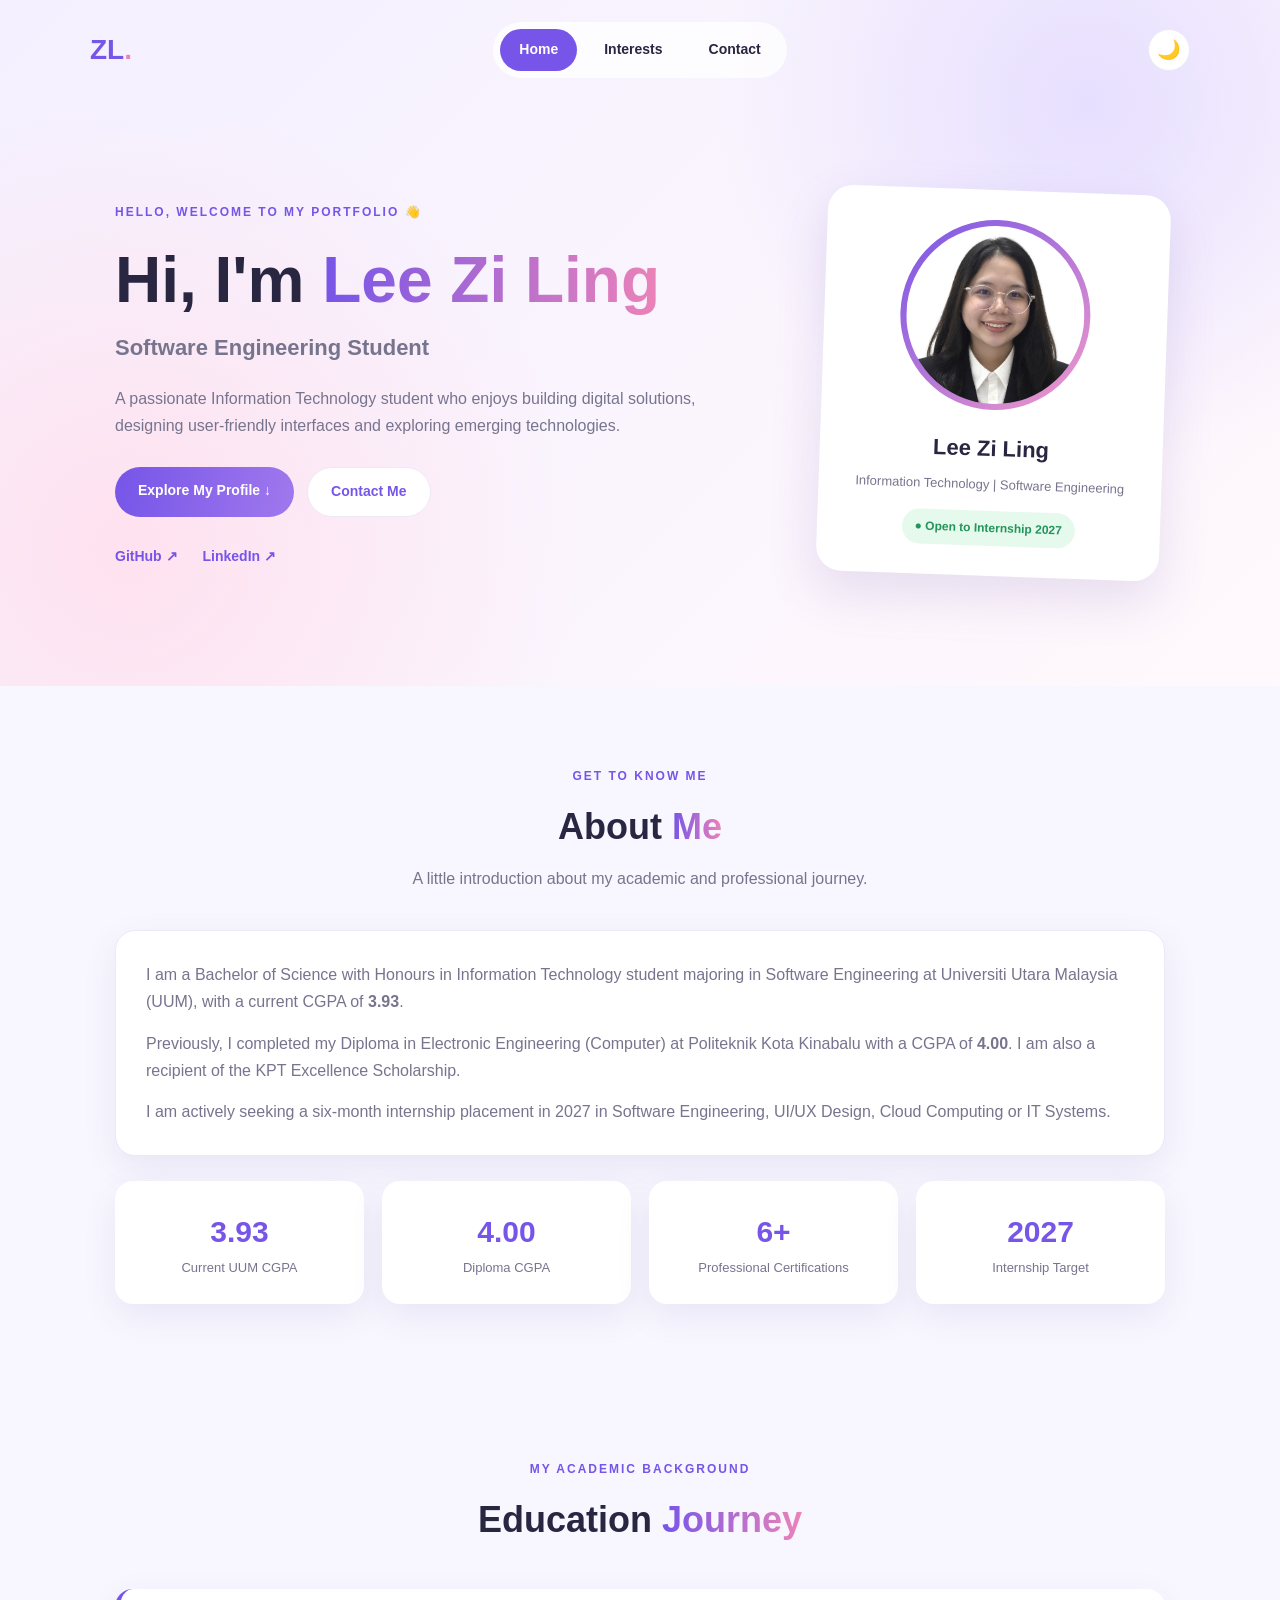
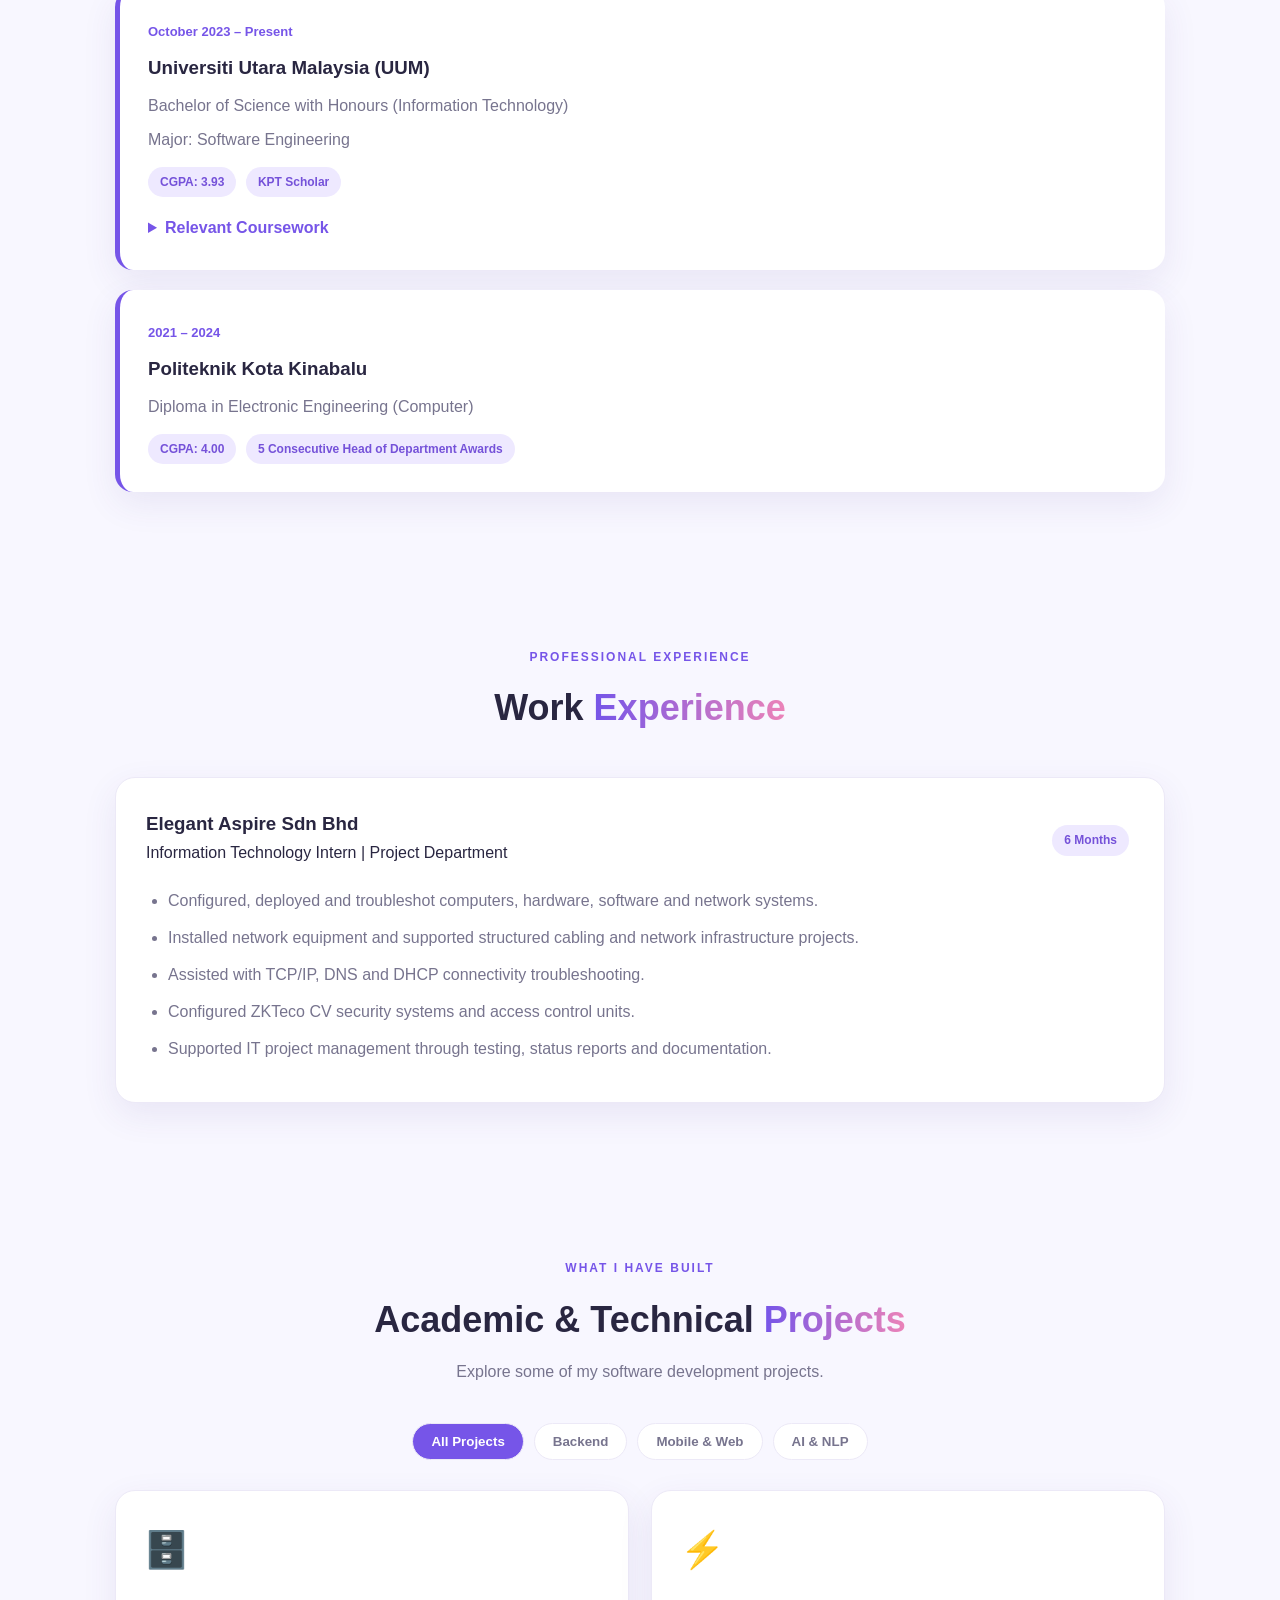
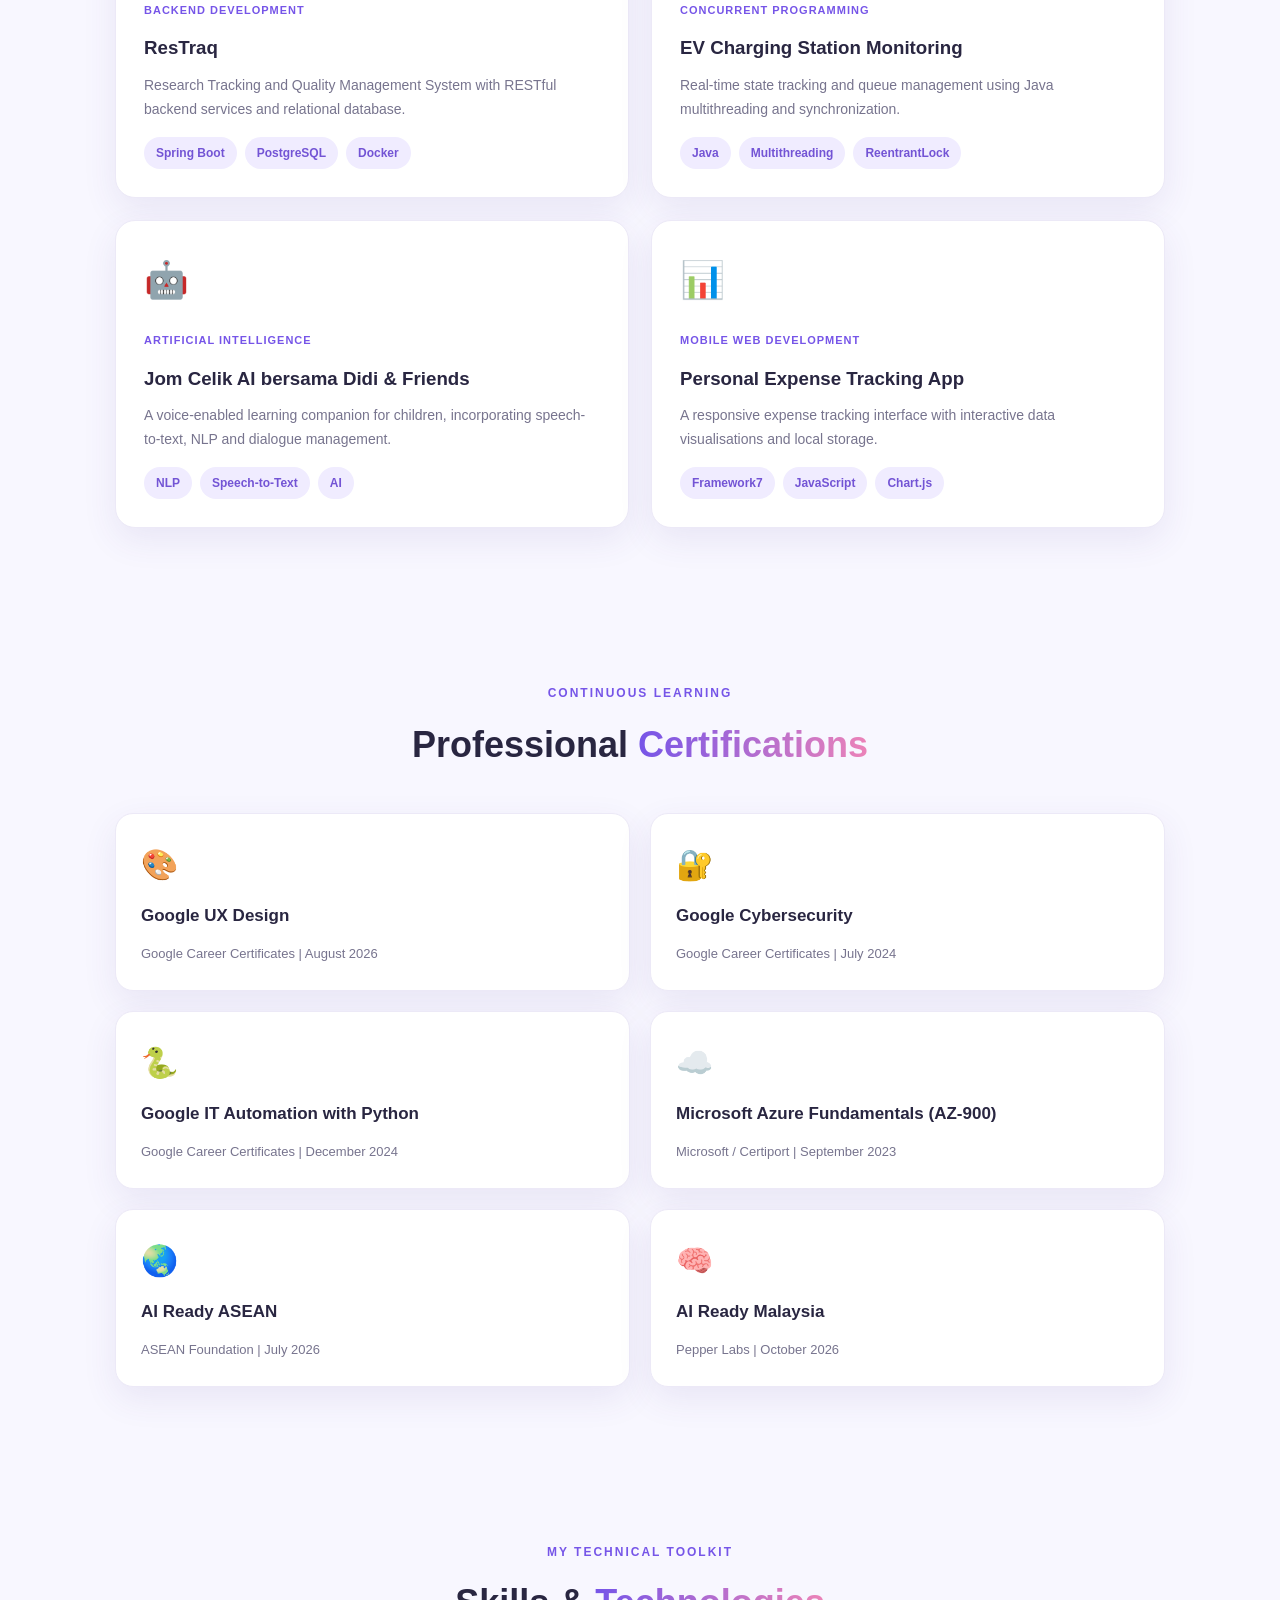
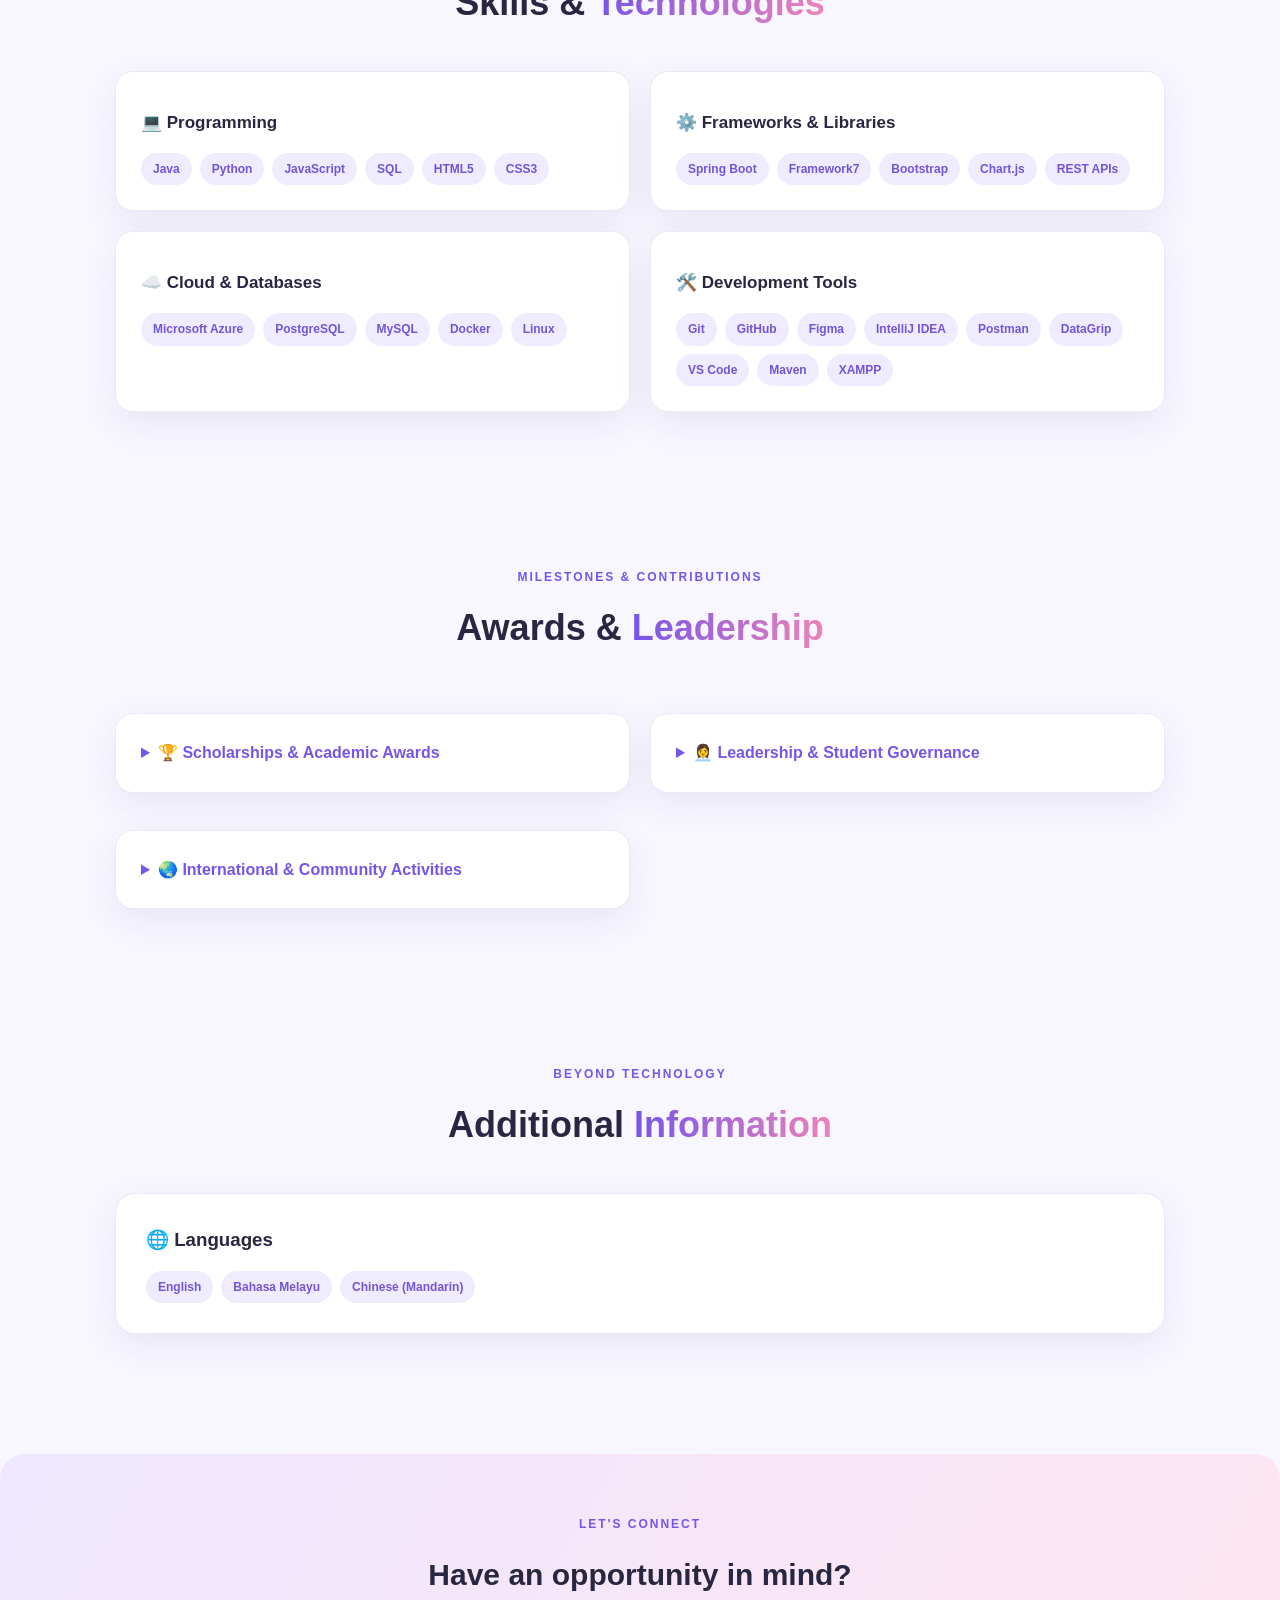
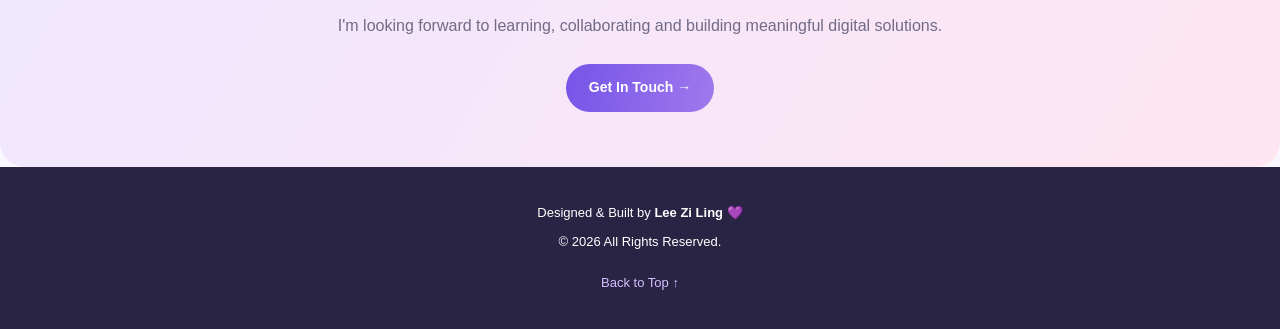
<file: index.html>
<!DOCTYPE html>
<html lang="en">
<head>
    <meta charset="UTF-8">
    <meta name="viewport" content="width=device-width, initial-scale=1.0">
    <title>Zi Ling | Software Engineering Portfolio</title>
    <link rel="stylesheet" href="style.css">
    <script src="script.js" defer></script>
</head>
<body>

<header class="hero">
    <nav class="navbar">
        <a href="index.html" class="logo">ZL<span>.</span></a>

        <div class="nav-links">
            <a href="index.html" class="active">Home</a>
            <a href="hobbies.html">Interests</a>
            <a href="contact.html">Contact</a>
        </div>

        <button class="theme-btn" data-theme-toggle aria-label="Toggle theme">🌙</button>
    </nav>

    <div class="hero-content">
        <div class="hero-text">
            <span class="eyebrow">HELLO, WELCOME TO MY PORTFOLIO 👋</span>

            <h1>Hi, I'm <span>Lee Zi Ling</span></h1>

            <h2>Software Engineering Student</h2>

            <p>
                A passionate Information Technology student who enjoys
                building digital solutions, designing user-friendly
                interfaces and exploring emerging technologies.
            </p>

            <div class="hero-buttons">
                <a href="#about" class="btn primary">Explore My Profile ↓</a>
                <a href="contact.html" class="btn secondary">Contact Me</a>
            </div>

            <div class="hero-socials">
                <a href="https://github.com/ZiLing03" target="_blank">GitHub ↗</a>
                <a href="https://www.linkedin.com/in/lee-zi-ling-06977030b/"
                   target="_blank">LinkedIn ↗</a>
            </div>
        </div>

        <div class="profile-card">
            <div class="profile-image">
                <img src="images/profile.png" alt="Lee Zi Ling profile picture"
                     onerror="this.style.display='none'; this.nextElementSibling.style.display='flex';">
                <div class="profile-placeholder">ZL</div>
            </div>
            <h3>Lee Zi Ling</h3>
            <p>Information Technology | Software Engineering</p>
            <span class="status">● Open to Internship 2027</span>
        </div>
    </div>
</header>

<main>

    <!-- ABOUT -->
    <section class="section" id="about">
        <div class="section-heading">
            <span class="eyebrow">GET TO KNOW ME</span>
            <h2>About <span>Me</span></h2>
            <p>A little introduction about my academic and professional journey.</p>
        </div>

        <div class="about-card">
            <p>
                I am a Bachelor of Science with Honours in Information
                Technology student majoring in Software Engineering at
                Universiti Utara Malaysia (UUM), with a current CGPA of
                <strong>3.93</strong>.
            </p>

            <p>
                Previously, I completed my Diploma in Electronic Engineering
                (Computer) at Politeknik Kota Kinabalu with a CGPA of
                <strong>4.00</strong>. I am also a recipient of the
                KPT Excellence Scholarship.
            </p>

            <p>
                I am actively seeking a six-month internship placement
                in 2027 in Software Engineering, UI/UX Design, Cloud
                Computing or IT Systems.
            </p>
        </div>

        <div class="stats-grid">
            <div class="stat-card">
                <h3>3.93</h3>
                <p>Current UUM CGPA</p>
            </div>
            <div class="stat-card">
                <h3>4.00</h3>
                <p>Diploma CGPA</p>
            </div>
            <div class="stat-card">
                <h3>6+</h3>
                <p>Professional Certifications</p>
            </div>
            <div class="stat-card">
                <h3>2027</h3>
                <p>Internship Target</p>
            </div>
        </div>
    </section>

    <!-- EDUCATION -->
    <section class="section">
        <div class="section-heading">
            <span class="eyebrow">MY ACADEMIC BACKGROUND</span>
            <h2>Education <span>Journey</span></h2>
        </div>

        <div class="timeline">
            <div class="timeline-card">
                <span class="date">October 2023 – Present</span>
                <h3>Universiti Utara Malaysia (UUM)</h3>
                <p>Bachelor of Science with Honours (Information Technology)</p>
                <p>Major: Software Engineering</p>
                <span class="tag">CGPA: 3.93</span>
                <span class="tag">KPT Scholar</span>
                <details>
                    <summary>Relevant Coursework</summary>
                    <p>
                        Software Engineering, Mobile Application Development,
                        Database Management Systems, Software Testing &
                        Quality Assurance, Component-Based Development,
                        Real-Time & Concurrent Programming.
                    </p>
                </details>
            </div>

            <div class="timeline-card">
                <span class="date">2021 – 2024</span>
                <h3>Politeknik Kota Kinabalu</h3>
                <p>Diploma in Electronic Engineering (Computer)</p>
                <span class="tag">CGPA: 4.00</span>
                <span class="tag">5 Consecutive Head of Department Awards</span>
            </div>
        </div>
    </section>

    <!-- EXPERIENCE -->
    <section class="section">
        <div class="section-heading">
            <span class="eyebrow">PROFESSIONAL EXPERIENCE</span>
            <h2>Work <span>Experience</span></h2>
        </div>

        <div class="experience-card">
            <div class="experience-top">
                <div>
                    <h3>Elegant Aspire Sdn Bhd</h3>
                    <p>Information Technology Intern | Project Department</p>
                </div>
                <span class="tag">6 Months</span>
            </div>

            <ul>
                <li>Configured, deployed and troubleshot computers, hardware, software and network systems.</li>
                <li>Installed network equipment and supported structured cabling and network infrastructure projects.</li>
                <li>Assisted with TCP/IP, DNS and DHCP connectivity troubleshooting.</li>
                <li>Configured ZKTeco CV security systems and access control units.</li>
                <li>Supported IT project management through testing, status reports and documentation.</li>
            </ul>
        </div>
    </section>

    <!-- PROJECTS -->
    <section class="section">
        <div class="section-heading">
            <span class="eyebrow">WHAT I HAVE BUILT</span>
            <h2>Academic & Technical <span>Projects</span></h2>
            <p>Explore some of my software development projects.</p>
        </div>

        <div class="filter-buttons">
            <button class="filter-btn active" data-filter="all">All Projects</button>
            <button class="filter-btn" data-filter="backend">Backend</button>
            <button class="filter-btn" data-filter="mobile">Mobile & Web</button>
            <button class="filter-btn" data-filter="ai">AI & NLP</button>
        </div>

        <div class="project-grid">

            <article class="project-card" data-category="backend">
                <div class="project-icon">🗄️</div>
                <span class="project-type">BACKEND DEVELOPMENT</span>
                <h3>ResTraq</h3>
                <p>
                    Research Tracking and Quality Management System
                    with RESTful backend services and relational database.
                </p>
                <div class="tech-list">
                    <span>Spring Boot</span>
                    <span>PostgreSQL</span>
                    <span>Docker</span>
                </div>
            </article>

            <article class="project-card" data-category="backend">
                <div class="project-icon">⚡</div>
                <span class="project-type">CONCURRENT PROGRAMMING</span>
                <h3>EV Charging Station Monitoring</h3>
                <p>
                    Real-time state tracking and queue management
                    using Java multithreading and synchronization.
                </p>
                <div class="tech-list">
                    <span>Java</span>
                    <span>Multithreading</span>
                    <span>ReentrantLock</span>
                </div>
            </article>

            <article class="project-card" data-category="ai">
                <div class="project-icon">🤖</div>
                <span class="project-type">ARTIFICIAL INTELLIGENCE</span>
                <h3>Jom Celik AI bersama Didi & Friends</h3>
                <p>
                    A voice-enabled learning companion for children,
                    incorporating speech-to-text, NLP and dialogue management.
                </p>
                <div class="tech-list">
                    <span>NLP</span>
                    <span>Speech-to-Text</span>
                    <span>AI</span>
                </div>
            </article>

            <article class="project-card" data-category="mobile">
                <div class="project-icon">📊</div>
                <span class="project-type">MOBILE WEB DEVELOPMENT</span>
                <h3>Personal Expense Tracking App</h3>
                <p>
                    A responsive expense tracking interface with
                    interactive data visualisations and local storage.
                </p>
                <div class="tech-list">
                    <span>Framework7</span>
                    <span>JavaScript</span>
                    <span>Chart.js</span>
                </div>
            </article>

        </div>
    </section>

    <!-- CERTIFICATIONS -->
    <section class="section">
        <div class="section-heading">
            <span class="eyebrow">CONTINUOUS LEARNING</span>
            <h2>Professional <span>Certifications</span></h2>
        </div>

        <div class="cert-grid">
            <div class="cert-card">
                <span>🎨</span>
                <h3>Google UX Design</h3>
                <p>Google Career Certificates | August 2026</p>
            </div>

            <div class="cert-card">
                <span>🔐</span>
                <h3>Google Cybersecurity</h3>
                <p>Google Career Certificates | July 2024</p>
            </div>

            <div class="cert-card">
                <span>🐍</span>
                <h3>Google IT Automation with Python</h3>
                <p>Google Career Certificates | December 2024</p>
            </div>

            <div class="cert-card">
                <span>☁️</span>
                <h3>Microsoft Azure Fundamentals (AZ-900)</h3>
                <p>Microsoft / Certiport | September 2023</p>
            </div>

            <div class="cert-card">
                <span>🌏</span>
                <h3>AI Ready ASEAN</h3>
                <p>ASEAN Foundation | July 2026</p>
            </div>

            <div class="cert-card">
                <span>🧠</span>
                <h3>AI Ready Malaysia</h3>
                <p>Pepper Labs | October 2026</p>
            </div>
        </div>
    </section>

    <!-- SKILLS -->
    <section class="section">
        <div class="section-heading">
            <span class="eyebrow">MY TECHNICAL TOOLKIT</span>
            <h2>Skills & <span>Technologies</span></h2>
        </div>

        <div class="skills-grid">
            <div class="skill-card">
                <h3>💻 Programming</h3>
                <div class="tech-list">
                    <span>Java</span><span>Python</span>
                    <span>JavaScript</span><span>SQL</span>
                    <span>HTML5</span><span>CSS3</span>
                </div>
            </div>

            <div class="skill-card">
                <h3>⚙️ Frameworks & Libraries</h3>
                <div class="tech-list">
                    <span>Spring Boot</span><span>Framework7</span>
                    <span>Bootstrap</span><span>Chart.js</span>
                    <span>REST APIs</span>
                </div>
            </div>

            <div class="skill-card">
                <h3>☁️ Cloud & Databases</h3>
                <div class="tech-list">
                    <span>Microsoft Azure</span><span>PostgreSQL</span>
                    <span>MySQL</span><span>Docker</span>
                    <span>Linux</span>
                </div>
            </div>

            <div class="skill-card">
                <h3>🛠️ Development Tools</h3>
                <div class="tech-list">
                    <span>Git</span><span>GitHub</span>
                    <span>Figma</span><span>IntelliJ IDEA</span>
                    <span>Postman</span><span>DataGrip</span>
                    <span>VS Code</span><span>Maven</span>
                    <span>XAMPP</span>
                </div>
            </div>
        </div>
    </section>

    <!-- AWARDS -->
    <section class="section">
        <div class="section-heading">
            <span class="eyebrow">MILESTONES & CONTRIBUTIONS</span>
            <h2>Awards & <span>Leadership</span></h2>
        </div>

        <div class="award-grid">
            <details class="award-card">
                <summary>🏆 Scholarships & Academic Awards</summary>
                <ul>
                    <li>KPT Excellence Scholarship – 2025</li>
                    <li>Anugerah Pengarah and Anugerah Khas Akademik</li>
                    <li>HPNM Tertinggi (CGPA 4.00)</li>
                    <li>Anugerah Pelajar Cemerlang Akademik – Semester 5</li>
                    <li>Anugerah Kecemerlangan Akademik dan Kokurikulum</li>
                </ul>
            </details>

            <details class="award-card">
                <summary>👩‍💼 Leadership & Student Governance</summary>
                <ul>
                    <li>Exco Akademik dan Latihan, MPP PKK – 2023</li>
                    <li>Pengarah Program, Bengkel Pengurusan Organisasi – 2023</li>
                    <li>Setiausaha Program, Merdeka & Hari Malaysia – 2023</li>
                    <li>Pemimpin Mahasiswa, MTS Sesi I 2023/2024</li>
                    <li>Ahli Jawatankuasa, Gerak Keusahawanan 1.0 – UMS</li>
                </ul>
            </details>

            <details class="award-card">
                <summary>🌏 International & Community Activities</summary>
                <ul>
                    <li>Participant, P2A AI Education Program – 2026</li>
                    <li>Facilitator, STI MADANI: Jelajah STEM @ UUM – 2025</li>
                    <li>Participant, National Engineering Case Study Competition – 2025</li>
                    <li>Participant, SEAMEO TVET Virtual Student Exchange – 2023</li>
                    <li>Volunteer, International Special Iftar For Ummah (SIFU) – 2023</li>
                    <li>Volunteer, Gerakan Pengguna Siswa – 2023</li>
                </ul>
            </details>
        </div>
    </section>

    <!-- LANGUAGES -->
    <section class="section">
        <div class="section-heading">
            <span class="eyebrow">BEYOND TECHNOLOGY</span>
            <h2>Additional <span>Information</span></h2>
        </div>

        <div class="about-card">
            <h3>🌐 Languages</h3>
            <div class="tech-list">
                <span>English</span>
                <span>Bahasa Melayu</span>
                <span>Chinese (Mandarin)</span>
            </div>
        </div>
    </section>

    <section class="cta-section">
        <span class="eyebrow">LET'S CONNECT</span>
        <h2>Have an opportunity in mind?</h2>
        <p>I'm looking forward to learning, collaborating and building meaningful digital solutions.</p>
        <a href="contact.html" class="btn primary">Get In Touch →</a>
    </section>

</main>

<footer class="footer">
    <p>Designed & Built by <strong>Lee Zi Ling</strong> 💜</p>
    <p>© 2026 All Rights Reserved.</p>
    <a href="#">Back to Top ↑</a>
</footer>

</body>
</html>
</file>
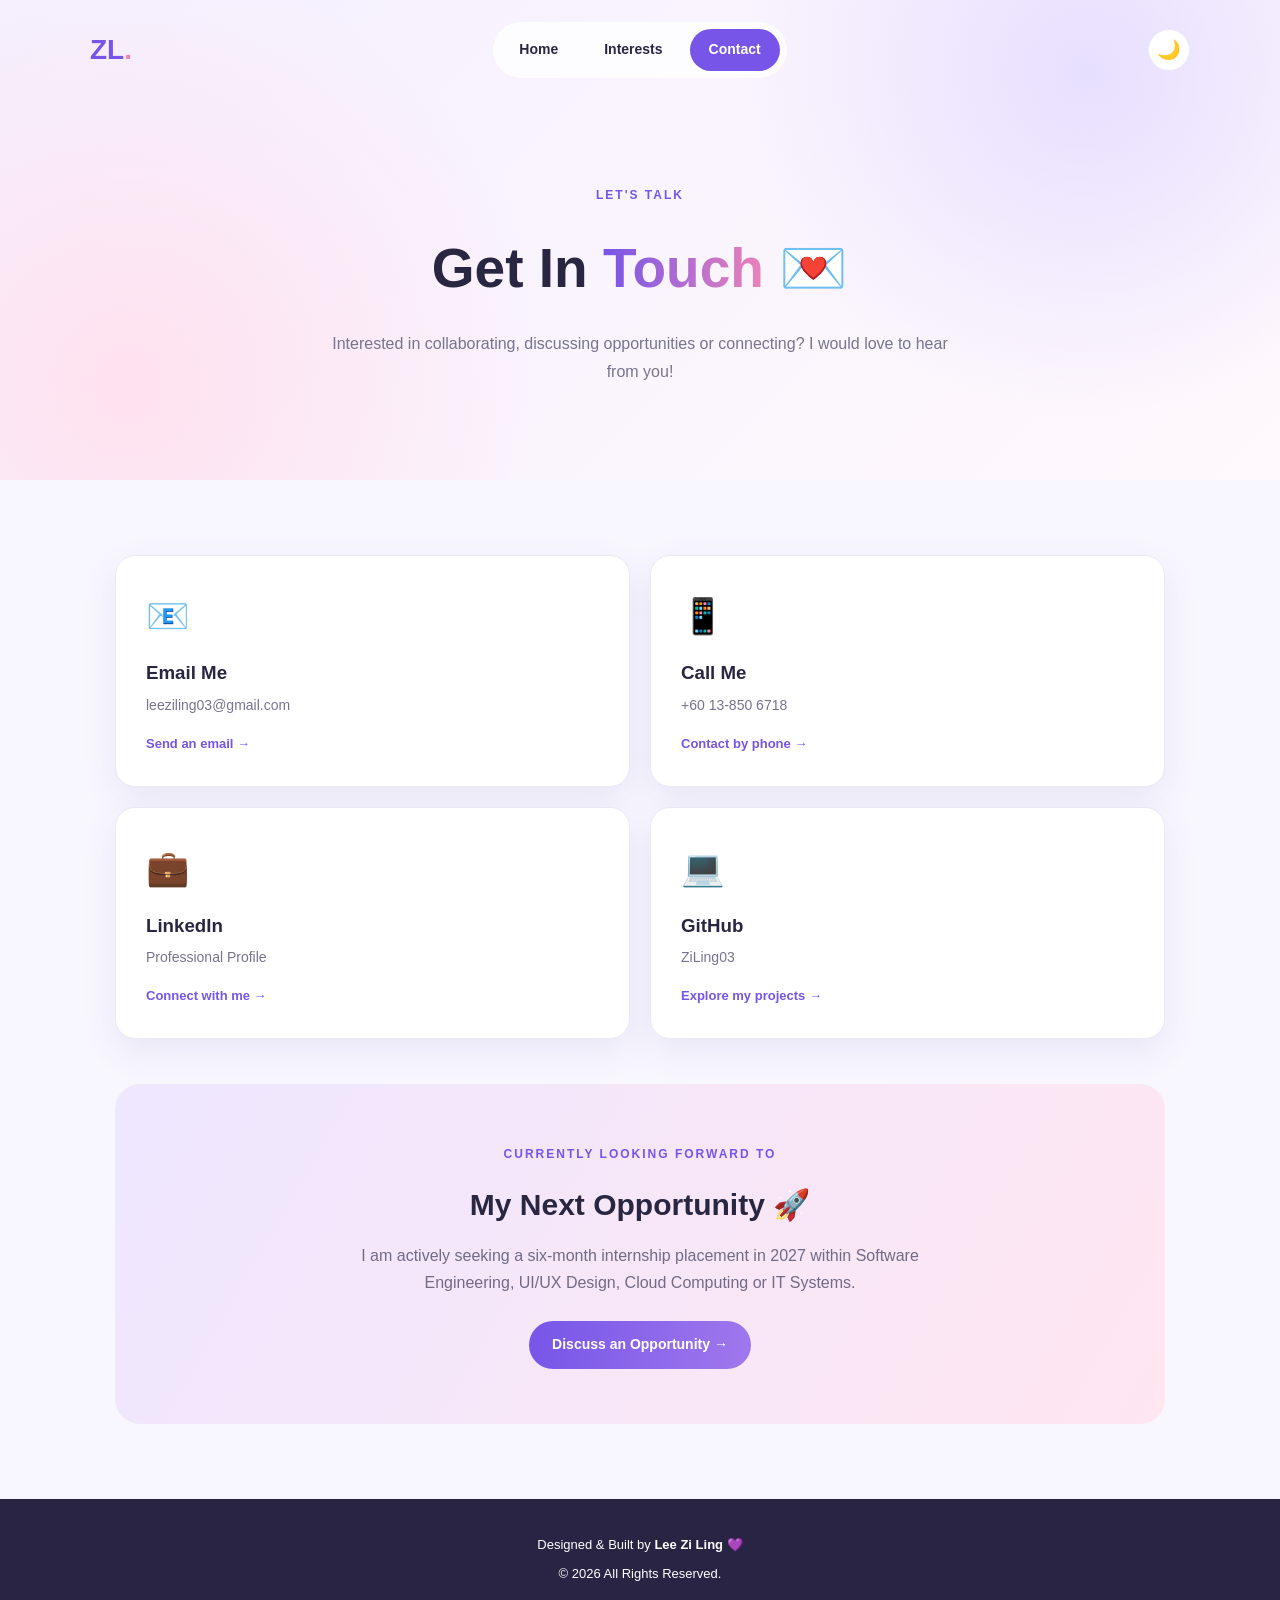
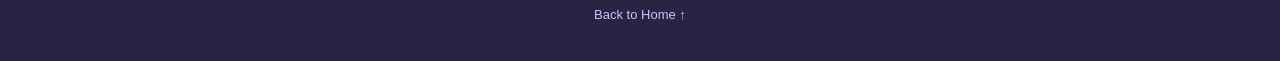
<file: contact.html>
<!DOCTYPE html>
<html lang="en">
<head>
    <meta charset="UTF-8">
    <meta name="viewport" content="width=device-width, initial-scale=1.0">
    <title>Zi Ling | Contact</title>
    <link rel="stylesheet" href="style.css">
    <script src="script.js" defer></script>
</head>
<body>

<header class="page-header">
    <nav class="navbar">
        <a href="index.html" class="logo">ZL<span>.</span></a>
        <div class="nav-links">
            <a href="index.html">Home</a>
            <a href="hobbies.html">Interests</a>
            <a href="contact.html" class="active">Contact</a>
        </div>
        <button class="theme-btn" data-theme-toggle aria-label="Toggle theme">🌙</button>
    </nav>

    <div class="page-intro">
        <span class="eyebrow">LET'S TALK</span>
        <h1>Get In <span>Touch</span> 💌</h1>
        <p>
            Interested in collaborating, discussing opportunities
            or connecting? I would love to hear from you!
        </p>
    </div>
</header>

<main class="section">

    <div class="contact-grid">

        <a href="mailto:leeziling03@gmail.com" class="contact-card">
            <div class="contact-icon">📧</div>
            <h3>Email Me</h3>
            <p>leeziling03@gmail.com</p>
            <span>Send an email →</span>
        </a>

        <a href="tel:+60138506718" class="contact-card">
            <div class="contact-icon">📱</div>
            <h3>Call Me</h3>
            <p>+60 13-850 6718</p>
            <span>Contact by phone →</span>
        </a>

        <a href="https://www.linkedin.com/in/lee-zi-ling-06977030b/"
           target="_blank" class="contact-card">
            <div class="contact-icon">💼</div>
            <h3>LinkedIn</h3>
            <p>Professional Profile</p>
            <span>Connect with me →</span>
        </a>

        <a href="https://github.com/ZiLing03"
           target="_blank" class="contact-card">
            <div class="contact-icon">💻</div>
            <h3>GitHub</h3>
            <p>ZiLing03</p>
            <span>Explore my projects →</span>
        </a>

    </div>

    <section class="contact-message">
        <span class="eyebrow">CURRENTLY LOOKING FORWARD TO</span>
        <h2>My Next Opportunity 🚀</h2>
        <p>
            I am actively seeking a six-month internship placement in 2027
            within Software Engineering, UI/UX Design, Cloud Computing
            or IT Systems.
        </p>

        <a href="mailto:leeziling03@gmail.com?subject=Internship%20Opportunity"
           class="btn primary">
            Discuss an Opportunity →
        </a>
    </section>

</main>

<footer class="footer">
    <p>Designed & Built by <strong>Lee Zi Ling</strong> 💜</p>
    <p>© 2026 All Rights Reserved.</p>
    <a href="index.html">Back to Home ↑</a>
</footer>

</body>
</html>
</file>
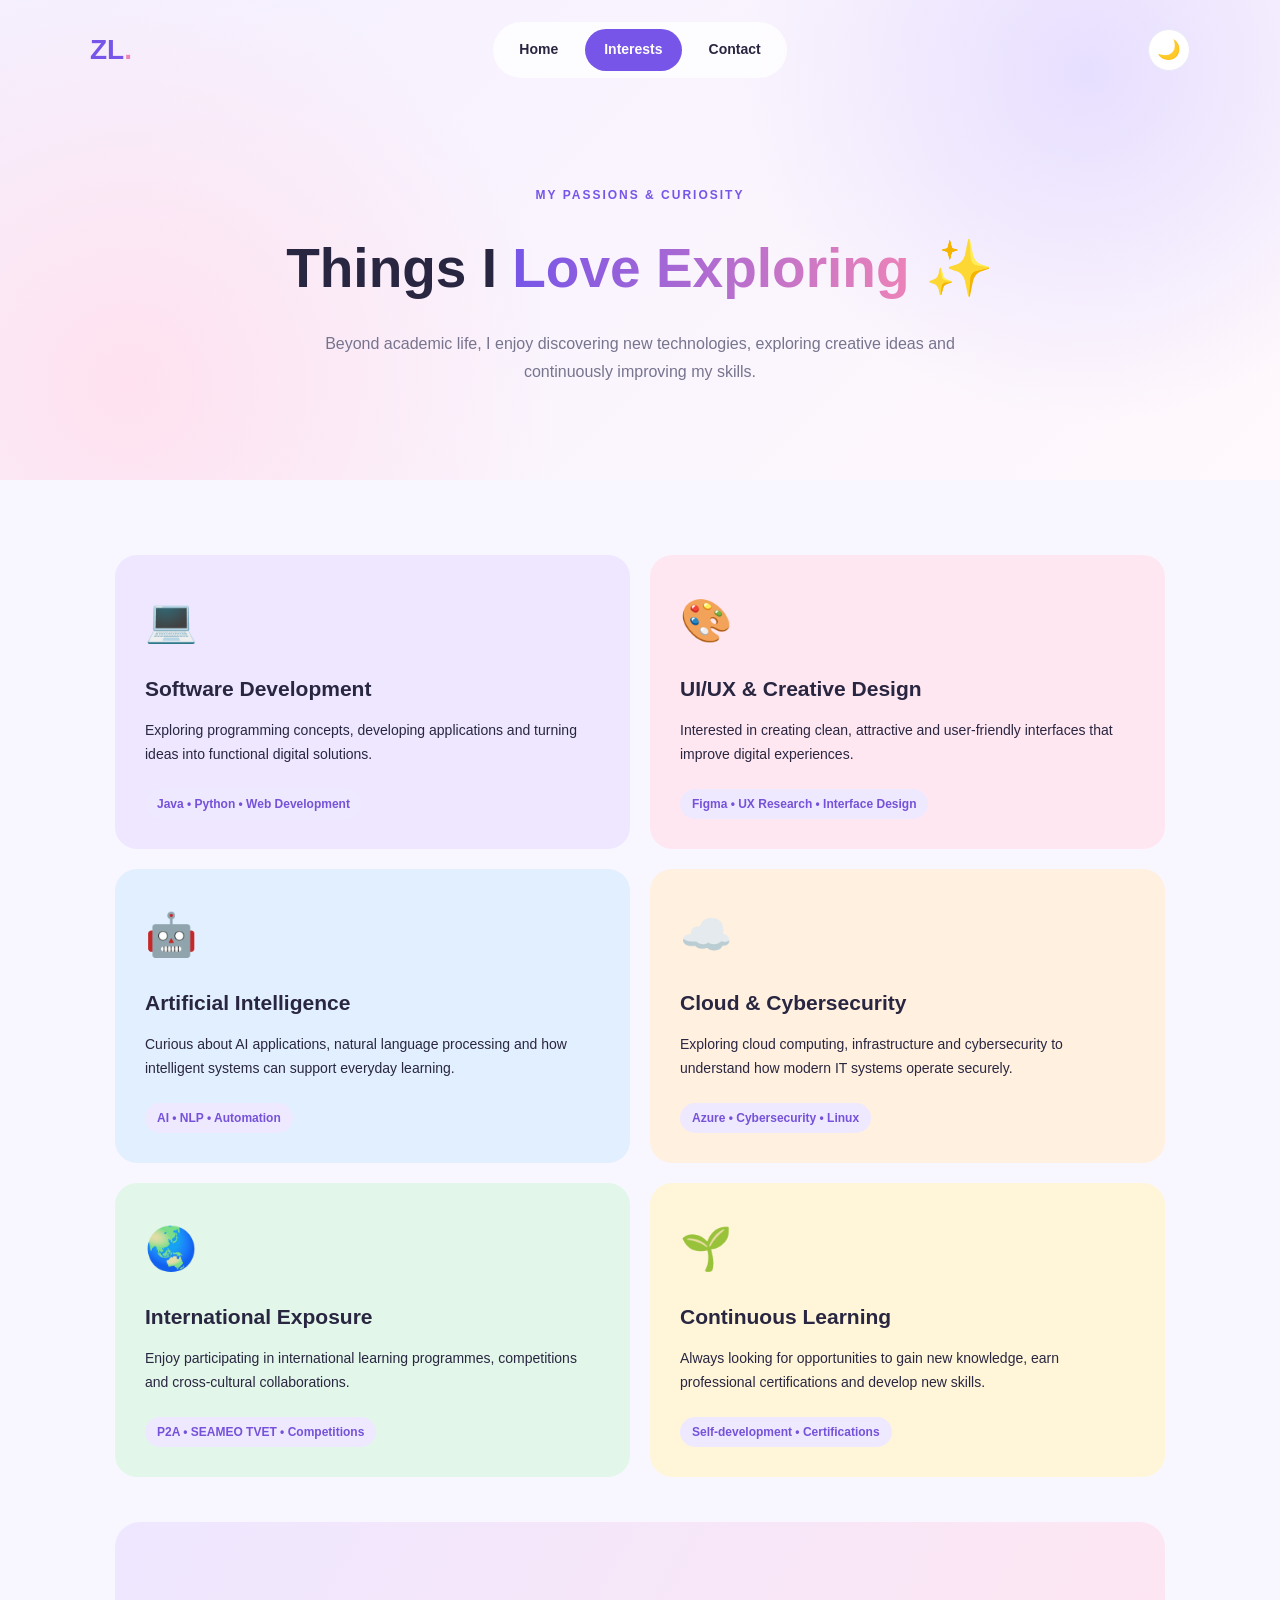
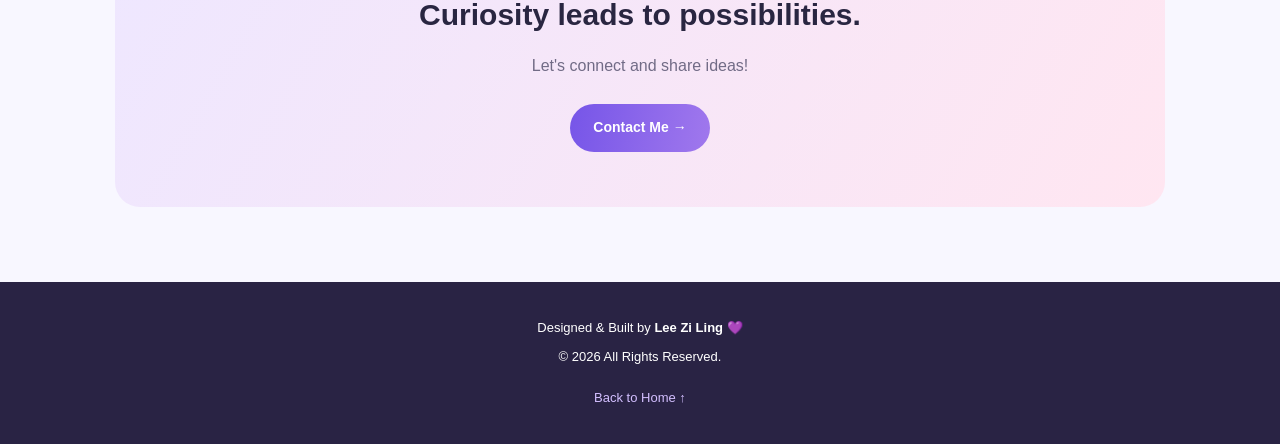
<file: hobbies.html>
<!DOCTYPE html>
<html lang="en">
<head>
    <meta charset="UTF-8">
    <meta name="viewport" content="width=device-width, initial-scale=1.0">
    <title>Zi Ling | Interests</title>
    <link rel="stylesheet" href="style.css">
    <script src="script.js" defer></script>
</head>
<body>

<header class="page-header">
    <nav class="navbar">
        <a href="index.html" class="logo">ZL<span>.</span></a>
        <div class="nav-links">
            <a href="index.html">Home</a>
            <a href="hobbies.html" class="active">Interests</a>
            <a href="contact.html">Contact</a>
        </div>
        <button class="theme-btn" data-theme-toggle aria-label="Toggle theme">🌙</button>
    </nav>

    <div class="page-intro">
        <span class="eyebrow">MY PASSIONS & CURIOSITY</span>
        <h1>Things I <span>Love Exploring</span> ✨</h1>
        <p>
            Beyond academic life, I enjoy discovering new technologies,
            exploring creative ideas and continuously improving my skills.
        </p>
    </div>
</header>

<main class="section">

    <div class="interest-grid">

        <article class="interest-card purple">
            <div class="interest-icon">💻</div>
            <h2>Software Development</h2>
            <p>
                Exploring programming concepts, developing applications
                and turning ideas into functional digital solutions.
            </p>
            <span class="tag">Java • Python • Web Development</span>
        </article>

        <article class="interest-card pink">
            <div class="interest-icon">🎨</div>
            <h2>UI/UX & Creative Design</h2>
            <p>
                Interested in creating clean, attractive and user-friendly
                interfaces that improve digital experiences.
            </p>
            <span class="tag">Figma • UX Research • Interface Design</span>
        </article>

        <article class="interest-card blue">
            <div class="interest-icon">🤖</div>
            <h2>Artificial Intelligence</h2>
            <p>
                Curious about AI applications, natural language processing
                and how intelligent systems can support everyday learning.
            </p>
            <span class="tag">AI • NLP • Automation</span>
        </article>

        <article class="interest-card orange">
            <div class="interest-icon">☁️</div>
            <h2>Cloud & Cybersecurity</h2>
            <p>
                Exploring cloud computing, infrastructure and cybersecurity
                to understand how modern IT systems operate securely.
            </p>
            <span class="tag">Azure • Cybersecurity • Linux</span>
        </article>

        <article class="interest-card green">
            <div class="interest-icon">🌏</div>
            <h2>International Exposure</h2>
            <p>
                Enjoy participating in international learning programmes,
                competitions and cross-cultural collaborations.
            </p>
            <span class="tag">P2A • SEAMEO TVET • Competitions</span>
        </article>

        <article class="interest-card yellow">
            <div class="interest-icon">🌱</div>
            <h2>Continuous Learning</h2>
            <p>
                Always looking for opportunities to gain new knowledge,
                earn professional certifications and develop new skills.
            </p>
            <span class="tag">Self-development • Certifications</span>
        </article>

    </div>

    <section class="cta-section">
        <h2>Curiosity leads to possibilities.</h2>
        <p>Let's connect and share ideas!</p>
        <a href="contact.html" class="btn primary">Contact Me →</a>
    </section>

</main>

<footer class="footer">
    <p>Designed & Built by <strong>Lee Zi Ling</strong> 💜</p>
    <p>© 2026 All Rights Reserved.</p>
    <a href="index.html">Back to Home ↑</a>
</footer>

</body>
</html>
</file>
<file: style.css>
/* =================================
   GLOBAL STYLES
================================= */

:root {
    --primary: #7655e8;
    --secondary: #a78bfa;
    --pink: #f4a4cf;
    --background: #f8f7ff;
    --surface: #ffffff;
    --text: #292641;
    --muted: #77748e;
    --border: #ece9f7;
    --shadow: 0 12px 35px rgba(80, 60, 140, 0.09);
}

* {
    margin: 0;
    padding: 0;
    box-sizing: border-box;
    scroll-behavior: smooth;
}

body {
    font-family: 'Segoe UI', Arial, sans-serif;
    background: var(--background);
    color: var(--text);
    line-height: 1.7;
    transition: background 0.3s, color 0.3s;
}

a {
    text-decoration: none;
    color: inherit;
}

button {
    font-family: inherit;
    cursor: pointer;
}

img {
    max-width: 100%;
}

/* =================================
   NAVIGATION
================================= */

.hero,
.page-header {
    background:
            radial-gradient(circle at 85% 15%, #e7dfff 0, transparent 30%),
            radial-gradient(circle at 10% 80%, #ffe1ef 0, transparent 35%),
            linear-gradient(135deg, #f4f0ff, #fff8fc);
}

.navbar {
    max-width: 1150px;
    margin: auto;
    padding: 22px 25px;
    display: flex;
    align-items: center;
    justify-content: space-between;
    gap: 15px;
}

.logo {
    font-size: 28px;
    font-weight: 900;
    color: var(--primary);
}

.logo span {
    color: #ef83b8;
}

.nav-links {
    display: flex;
    gap: 8px;
    background: rgba(255,255,255,0.75);
    padding: 7px;
    border-radius: 50px;
    overflow-x: auto;
    white-space: nowrap;
}

.nav-links a {
    padding: 9px 19px;
    border-radius: 30px;
    font-size: 14px;
    font-weight: 600;
    transition: 0.3s;
}

.nav-links a:hover,
.nav-links a.active {
    background: var(--primary);
    color: white;
}

.theme-btn {
    border: 1px solid var(--border);
    background: white;
    border-radius: 50%;
    width: 42px;
    height: 42px;
    font-size: 19px;
    flex-shrink: 0;
}

/* =================================
   HERO SECTION
================================= */

.hero-content {
    max-width: 1100px;
    margin: auto;
    padding: 90px 25px 110px;
    display: grid;
    grid-template-columns: 1.5fr 0.8fr;
    gap: 65px;
    align-items: center;
}

.eyebrow {
    color: var(--primary);
    font-size: 12px;
    font-weight: 800;
    letter-spacing: 2px;
}

.hero-text h1 {
    font-size: clamp(38px, 6vw, 64px);
    line-height: 1.15;
    margin: 20px 0 12px;
}

.hero-text h1 span,
.section-heading h2 span,
.page-intro h1 span {
    background: linear-gradient(90deg, #7655e8, #ec83b8);
    -webkit-background-clip: text;
    background-clip: text;
    color: transparent;
}

.hero-text h2 {
    color: var(--muted);
    font-size: 22px;
    margin-bottom: 18px;
}

.hero-text > p {
    max-width: 600px;
    color: var(--muted);
    font-size: 16px;
}

.hero-buttons {
    display: flex;
    gap: 13px;
    flex-wrap: wrap;
    margin: 28px 0;
}

.btn {
    display: inline-block;
    padding: 12px 23px;
    border-radius: 30px;
    font-weight: 700;
    font-size: 14px;
    transition: 0.3s;
}

.btn:hover {
    transform: translateY(-4px);
    box-shadow: var(--shadow);
}

.primary {
    background: linear-gradient(100deg, #7655e8, #a078ed);
    color: white;
}

.secondary {
    background: white;
    color: var(--primary);
    border: 1px solid var(--border);
}

.hero-socials {
    display: flex;
    gap: 25px;
    color: var(--primary);
    font-weight: 700;
    font-size: 14px;
}

/* Profile card */

.profile-card {
    background: white;
    padding: 30px;
    border-radius: 25px;
    text-align: center;
    box-shadow: 0 20px 50px rgba(100, 75, 160, 0.15);
    transform: rotate(2deg);
    transition: 0.3s;
}

.profile-card:hover {
    transform: rotate(0deg) translateY(-8px);
}

.profile-image {
    width: 190px;
    height: 190px;
    margin: 0 auto 20px;
    border-radius: 50%;
    padding: 6px;
    background: linear-gradient(135deg, #7655e8, #f39ac8);
    overflow: hidden;
    position: relative;
}

.profile-image img {
    width: 100%;
    height: 100%;
    object-fit: cover;
    border-radius: 50%;
    position: relative;
    z-index: 1;
}

.profile-placeholder {
    display: none;
    position: absolute;
    inset: 6px;
    border-radius: 50%;
    background: #eee7ff;
    color: var(--primary);
    align-items: center;
    justify-content: center;
    font-size: 50px;
    font-weight: 900;
}

.profile-card h3 {
    font-size: 22px;
}

.profile-card p {
    font-size: 13px;
    color: var(--muted);
    margin: 7px 0 15px;
}

.status {
    display: inline-block;
    background: #e5f9ed;
    color: #23945a;
    padding: 7px 13px;
    border-radius: 30px;
    font-size: 12px;
    font-weight: 700;
}

/* =================================
   GENERAL SECTIONS
================================= */

.section {
    max-width: 1100px;
    margin: auto;
    padding: 75px 25px;
}

.section-heading {
    text-align: center;
    margin-bottom: 38px;
}

.section-heading h2 {
    font-size: 36px;
    margin: 8px 0;
}

.section-heading > p {
    color: var(--muted);
}

/* =================================
   ABOUT & STATISTICS
================================= */

.about-card,
.experience-card {
    background: var(--surface);
    border: 1px solid var(--border);
    border-radius: 20px;
    padding: 30px;
    box-shadow: var(--shadow);
}

.about-card p {
    margin-bottom: 14px;
    color: var(--muted);
}

.about-card p:last-child {
    margin-bottom: 0;
}

.stats-grid {
    display: grid;
    grid-template-columns: repeat(4, 1fr);
    gap: 18px;
    margin-top: 25px;
}

.stat-card {
    background: white;
    border-radius: 18px;
    padding: 25px 12px;
    text-align: center;
    box-shadow: var(--shadow);
    transition: 0.3s;
}

.stat-card:hover {
    transform: translateY(-7px);
}

.stat-card h3 {
    font-size: 30px;
    color: var(--primary);
}

.stat-card p {
    font-size: 13px;
    color: var(--muted);
}

/* =================================
   EDUCATION TIMELINE
================================= */

.timeline {
    display: grid;
    gap: 20px;
}

.timeline-card {
    background: white;
    padding: 28px;
    border-radius: 18px;
    border-left: 5px solid var(--primary);
    box-shadow: var(--shadow);
    transition: 0.3s;
}

.timeline-card:hover {
    transform: translateX(7px);
}

.timeline-card h3 {
    margin: 8px 0;
}

.timeline-card p {
    color: var(--muted);
    margin-bottom: 7px;
}

.date {
    color: var(--primary);
    font-size: 13px;
    font-weight: 700;
}

/* =================================
   TAGS
================================= */

.tag {
    display: inline-block;
    padding: 5px 12px;
    background: #eee9ff;
    color: #7552d9;
    border-radius: 20px;
    font-size: 12px;
    font-weight: 700;
    margin: 7px 5px 0 0;
}

details {
    margin-top: 17px;
}

summary {
    cursor: pointer;
    font-weight: 700;
    color: var(--primary);
}

/* =================================
   EXPERIENCE
================================= */

.experience-top {
    display: flex;
    justify-content: space-between;
    align-items: center;
    gap: 15px;
    flex-wrap: wrap;
}

.experience-card ul,
.award-card ul {
    padding-left: 22px;
    margin-top: 20px;
    color: var(--muted);
}

.experience-card li,
.award-card li {
    margin-bottom: 10px;
}

/* =================================
   PROJECTS
================================= */

.filter-buttons {
    display: flex;
    justify-content: center;
    gap: 10px;
    flex-wrap: wrap;
    margin-bottom: 30px;
}

.filter-btn {
    padding: 10px 18px;
    border-radius: 25px;
    border: 1px solid var(--border);
    background: white;
    color: var(--muted);
    font-weight: 700;
    transition: 0.3s;
}

.filter-btn:hover,
.filter-btn.active {
    background: var(--primary);
    color: white;
}

.project-grid {
    display: grid;
    grid-template-columns: repeat(2, 1fr);
    gap: 22px;
}

.project-card {
    background: white;
    padding: 28px;
    border-radius: 20px;
    box-shadow: var(--shadow);
    border: 1px solid var(--border);
    transition: 0.3s;
}

.project-card:hover {
    transform: translateY(-8px);
    border-color: var(--secondary);
}

.project-card.hidden {
    display: none;
}

.project-icon {
    font-size: 36px;
    margin-bottom: 15px;
}

.project-type {
    font-size: 11px;
    color: var(--primary);
    font-weight: 800;
    letter-spacing: 1px;
}

.project-card h3 {
    margin: 10px 0;
}

.project-card p {
    color: var(--muted);
    font-size: 14px;
    margin-bottom: 15px;
}

.tech-list {
    display: flex;
    gap: 8px;
    flex-wrap: wrap;
    margin-top: 15px;
}

.tech-list span {
    background: #f0ecff;
    color: #7354d5;
    padding: 6px 12px;
    border-radius: 20px;
    font-size: 12px;
    font-weight: 700;
}

/* =================================
   CERTIFICATIONS & SKILLS
================================= */

.cert-grid,
.skills-grid,
.award-grid,
.interest-grid,
.contact-grid {
    display: grid;
    grid-template-columns: repeat(2, 1fr);
    gap: 20px;
}

.cert-card,
.skill-card,
.award-card {
    background: white;
    padding: 25px;
    border-radius: 18px;
    box-shadow: var(--shadow);
    border: 1px solid var(--border);
    transition: 0.3s;
}

.cert-card:hover,
.skill-card:hover {
    transform: translateY(-6px);
}

.cert-card > span {
    font-size: 30px;
}

.cert-card h3,
.skill-card h3 {
    margin: 12px 0;
    font-size: 17px;
}

.cert-card p {
    font-size: 13px;
    color: var(--muted);
}

.award-card summary {
    font-size: 16px;
}

/* =================================
   INTEREST PAGE
================================= */

.page-intro {
    max-width: 850px;
    margin: auto;
    text-align: center;
    padding: 80px 25px 95px;
}

.page-intro h1 {
    font-size: clamp(36px, 6vw, 55px);
    margin: 15px 0;
}

.page-intro p {
    color: var(--muted);
    max-width: 650px;
    margin: auto;
}

.interest-card {
    padding: 30px;
    border-radius: 22px;
    min-height: 270px;
    transition: 0.3s;
}

.interest-card:hover {
    transform: translateY(-8px) scale(1.01);
}

.interest-icon {
    font-size: 42px;
    margin-bottom: 15px;
}

.interest-card h2 {
    font-size: 21px;
    margin-bottom: 12px;
}

.interest-card p {
    font-size: 14px;
    margin-bottom: 15px;
}

.purple { background: #eee7ff; }
.pink { background: #ffe7f1; }
.blue { background: #e2efff; }
.orange { background: #fff0df; }
.green { background: #e2f6e9; }
.yellow { background: #fff6d9; }

/* =================================
   CONTACT
================================= */

.contact-grid {
    grid-template-columns: repeat(2, 1fr);
}

.contact-card {
    background: white;
    padding: 30px;
    border-radius: 20px;
    box-shadow: var(--shadow);
    border: 1px solid var(--border);
    transition: 0.3s;
}

.contact-card:hover {
    transform: translateY(-8px);
    border-color: var(--secondary);
}

.contact-icon {
    font-size: 35px;
}

.contact-card h3 {
    margin: 12px 0 5px;
}

.contact-card p {
    color: var(--muted);
    font-size: 14px;
    overflow-wrap: anywhere;
}

.contact-card > span {
    display: inline-block;
    color: var(--primary);
    font-size: 13px;
    font-weight: 700;
    margin-top: 15px;
}

.contact-message,
.cta-section {
    margin-top: 45px;
    text-align: center;
    padding: 55px 25px;
    background: linear-gradient(120deg, #eee7ff, #ffe6f1);
    border-radius: 25px;
}

.contact-message h2,
.cta-section h2 {
    font-size: 30px;
    margin: 12px 0;
}

.contact-message p,
.cta-section p {
    max-width: 650px;
    margin: 0 auto 25px;
    color: #716b86;
}

/* =================================
   FOOTER
================================= */

.footer {
    text-align: center;
    background: #292344;
    color: white;
    padding: 35px 20px;
    font-size: 13px;
}

.footer p {
    margin-bottom: 7px;
}

.footer a {
    display: inline-block;
    color: #d3bfff;
    margin-top: 12px;
}

/* =================================
   ANIMATIONS
================================= */

.reveal {
    opacity: 0;
    transform: translateY(25px);
    transition: opacity 0.7s ease, transform 0.7s ease;
}

.reveal.visible {
    opacity: 1;
    transform: translateY(0);
}

/* =================================
   DARK MODE
================================= */

body.dark {
    --background: #171526;
    --surface: #242139;
    --text: #f4f0ff;
    --muted: #b8b2cf;
    --border: #39334e;
    --shadow: 0 12px 35px rgba(0, 0, 0, 0.2);
}

body.dark .hero,
body.dark .page-header {
    background: linear-gradient(135deg, #28213d, #30243c);
}

body.dark .nav-links,
body.dark .profile-card,
body.dark .stat-card,
body.dark .timeline-card,
body.dark .project-card,
body.dark .cert-card,
body.dark .skill-card,
body.dark .award-card,
body.dark .contact-card,
body.dark .about-card,
body.dark .experience-card,
body.dark .filter-btn,
body.dark .theme-btn {
    background: #242139;
    color: var(--text);
    border-color: var(--border);
}

body.dark .nav-links a:hover,
body.dark .nav-links a.active,
body.dark .filter-btn.active {
    background: var(--primary);
    color: white;
}

body.dark .secondary {
    background: #242139;
    color: #c4afff;
}

body.dark .tech-list span,
body.dark .tag {
    background: #393052;
    color: #d4c4ff;
}

body.dark .profile-placeholder {
    background: #393052;
}

body.dark .contact-message,
body.dark .cta-section {
    background: linear-gradient(120deg, #302748, #442c45);
}

/* =================================
   MOBILE RESPONSIVE DESIGN
================================= */

@media (max-width: 768px) {

    .navbar {
        flex-wrap: wrap;
        justify-content: space-between;
    }

    .nav-links {
        order: 3;
        width: 100%;
        justify-content: flex-start;
        overflow-x: auto;
        scrollbar-width: none;
    }

    .nav-links::-webkit-scrollbar {
        display: none;
    }

    .hero-content {
        grid-template-columns: 1fr;
        text-align: center;
        padding: 55px 20px;
        gap: 40px;
    }

    .hero-buttons,
    .hero-socials {
        justify-content: center;
    }

    .profile-card {
        max-width: 330px;
        margin: auto;
    }

    .stats-grid {
        grid-template-columns: repeat(2, 1fr);
    }

    .project-grid,
    .cert-grid,
    .skills-grid,
    .award-grid,
    .interest-grid,
    .contact-grid {
        grid-template-columns: 1fr;
    }

    .section {
        padding: 55px 18px;
    }

    .section-heading h2 {
        font-size: 29px;
    }

    .page-intro {
        padding: 55px 20px 65px;
    }

    .experience-top {
        align-items: flex-start;
    }
}

@media (prefers-reduced-motion: reduce) {
    *, *::before, *::after {
        scroll-behavior: auto !important;
        transition-duration: 0.01ms !important;
        animation-duration: 0.01ms !important;
    }
}
</file>
